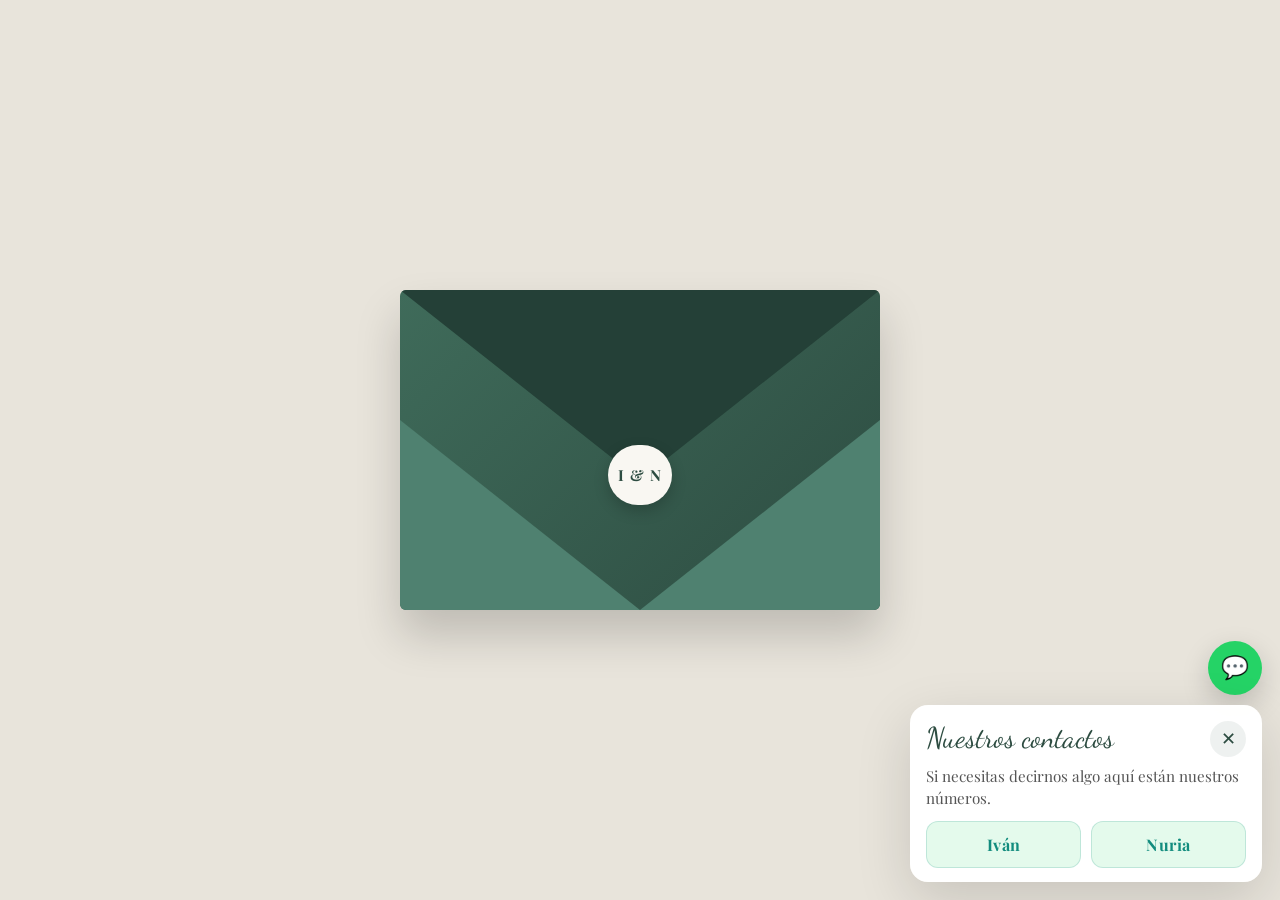
<file: index.html>
<!DOCTYPE html>
<html lang="es">

<head>
    <meta charset="UTF-8">
    <meta name="viewport" content="width=device-width, initial-scale=1.0">
    <title>Boda de Iván & Nuria</title>
    <meta property="og:title" content="Boda de Iván & Nuria">
    <meta property="og:description" content="26 de Junio de 2027 💚 ¡Nos encantaría que nos acompañaras!">
    <meta property="og:image" content="https://isaanchezz.github.io/nuestra-boda/f6.jpeg">
    <meta property="og:url" content="https://isaanchezz.github.io/nuestra-boda/">
    <meta property="og:type" content="website">
    <meta property="og:site_name" content="Boda Iván & Nuria">
    <meta name="twitter:card" content="summary_large_image">

    <link rel="icon" href="/favicon.ico" sizes="any">
    <link rel="icon" type="image/png" sizes="32x32" href="/favicon-32x32.png">
    <link rel="apple-touch-icon" sizes="180x180" href="/favicon-192x192.png">
    <link
        href="https://fonts.googleapis.com/css2?family=Dancing+Script:wght@600&family=Playfair+Display:wght@400;700&display=swap"
        rel="stylesheet">
    <link href="https://unpkg.com/aos@2.3.1/dist/aos.css" rel="stylesheet">
    <link rel='stylesheet' href='index.css'>
</head>

<body>

    <div class="scroll-progress-wrapper">
        <div id="scroll-progress-bar" class="scroll-progress-bar"></div>
    </div>

    <audio id="wedding-song" src="abcdefu.mp3" preload="auto" loop></audio>
    <audio id="envelope-sound" src="sonidosobre.mp3" preload="auto"></audio>
    <button id="music-toggle" aria-label="Silenciar música" title="Silenciar música">🔊</button>

    <div id="whatsapp-float" class="whatsapp-float open">
        <button id="wa-toggle" class="whatsapp-btn" type="button" aria-label="Cerrar contactos de WhatsApp"
            title="Cerrar">💬</button>
        <div id="wa-panel" class="whatsapp-panel" role="dialog" aria-label="Nuestros contactos" aria-hidden="false">
            <div class="wa-header">
                <div class="wa-title">Nuestros contactos</div>
                <button id="wa-close" class="wa-close" type="button" aria-label="Cerrar">✕</button>
            </div>
            <p class="wa-desc">Si necesitas decirnos algo aquí están nuestros números.</p>
            <div class="wa-actions">
                <a href="https://wa.me/34608008978" target="_blank" rel="noopener noreferrer" class="wa-link">Iván</a>
                <a href="https://wa.me/34691883708" target="_blank" rel="noopener noreferrer" class="wa-link">Nuria</a>
            </div>
        </div>
    </div>

    <div id="lightbox" class="lightbox" aria-hidden="true">
        <div class="lightbox-content" role="dialog" aria-label="Imagen ampliada">
            <button type="button" class="lightbox-close" aria-label="Cerrar">✕</button>
            <button type="button" class="lightbox-nav lightbox-prev" aria-label="Anterior">‹</button>
            <button type="button" class="lightbox-nav lightbox-next" aria-label="Siguiente">›</button>
            <img class="lightbox-img" alt="Imagen ampliada">
        </div>
    </div>

    <!-- Botón fijo Confirmar asistencia (solo móvil) -->
    <button type="button" id="floating-confirm-btn">
        Confirmar asistencia
    </button>

    <div class="envelope-wrapper" id="wrapper">
        <div class="envelope" id="envelope" onclick="openEnvelope()">
            <div class="envelope-flap"></div>
            <div class="envelope-front"></div>
            <div class="envelope-seal" id="envelope-seal">I & N</div>
            <div class="card-invitation">
                <h2 id="card-invitation-title">¡Nos Casamos!</h2>
                <div class="names">Iván & Nuria</div>
                <p class="date">26 . 06 . 2027</p>
            </div>
        </div>
    </div>

    <div id="main-content">

        <nav class="landing-nav" aria-label="Navegación principal">
            <button class="nav-toggle" type="button" aria-label="Abrir menú">☰</button>
            <ul class="nav-list">
                <li><a href="#hero" data-scroll>Inicio</a></li>
                <li><a href="#historia" data-scroll>Historia</a></li>
                <li><a href="#el-dia" data-scroll>El día</a></li>
                <li><a href="#donde" data-scroll>Dónde</a></li>
                <li><a href="confirmar.html" class="nav-link">Confirmar</a></li>
                <li><a href="#playlist" data-scroll>Playlist</a></li>
                <li><a href="#galeria" data-scroll>Galería</a></li>
                <li><a href="#regalo" data-scroll>Regalo</a></li>
                <li><a href="#plano-mesas-section" data-scroll>Mesas</a></li>
            </ul>
        </nav>

        <header id="hero" class="section-window hero-section" data-aos="fade-down">
            <h1>Iván & Nuria</h1>
            <p class="gran-dia">26 DE JUNIO DE 2027</p>
            <div class="countdown-wrapper">
                <div class="countdown-box">
                    <span id="days" class="countdown-number">0</span>
                    <span class="countdown-label">DÍAS</span>
                </div>
                <div class="countdown-box">
                    <span id="hours" class="countdown-number">0</span>
                    <span class="countdown-label">HORAS</span>
                </div>
                <div class="countdown-box">
                    <span id="mins" class="countdown-number">0</span>
                    <span class="countdown-label">MINUTOS</span>
                </div>
                <div class="countdown-box">
                    <span id="secs" class="countdown-number">0</span>
                    <span class="countdown-label">SEGUNDOS</span>
                </div>
            </div>
            <button type="button" class="btn-premium calendar-btn" onclick="smartCalendar()">
                📅 Añadir al calendario
            </button>
        </header>

        <div id="historia" class="section section-window story-section">
            <h2 class="story-title">
                Nuestra Historia 💚
            </h2>

            <div class="story-timeline">

                <div class="story-item reveal-left">
                    <div class="story-content">
                        <span class="story-year">El comienzo</span>
                        <h3>Cuando todo empezó</h3>
                        <p>
                            Sin saberlo, aquel día marcó el inicio de algo que cambiaría nuestras vidas.
                            Una conversación, una sonrisa y esa sensación de que algo especial estaba naciendo.
                        </p>
                    </div>
                </div>

                <div class="story-item reveal-right">
                    <div class="story-content">
                        <span class="story-year">Momentos inolvidables</span>
                        <h3>Risas y aventuras</h3>
                        <p>
                            Viajes improvisados, planes que salieron mejor de lo esperado
                            y el apoyo incondicional en cada paso.
                        </p>
                    </div>
                </div>

                <div class="story-item reveal-left">
                    <div class="story-content">
                        <span class="story-year">La gran pregunta 💍</span>
                        <h3>Un “sí” para toda la vida</h3>
                        <p>
                            En el momento perfecto, en el lugar perfecto, llegó la pregunta
                            que lo cambiaría todo… y la respuesta fue un “sí” lleno de emoción.
                        </p>
                    </div>
                </div>

                <div class="story-item reveal-right">
                    <div class="story-content">
                        <span class="story-year">26 de Junio de 2027</span>
                        <h3>El siguiente capítulo</h3>
                        <p>
                            Ahora queremos celebrar con vosotros el inicio de nuestra nueva etapa.
                            Gracias por formar parte de nuestra historia.
                        </p>
                    </div>
                </div>

            </div>
        </div>

        <div id="galeria" class="section section-window" data-aos="fade-up">
            <h2 style="font-family: 'Dancing Script'; font-size: 2.8rem; color: var(--color-eucalipto);">📸 Galería</h2>
            <p>Una mini galería con algunas fotos bonitas.</p>

            <div class="gallery-grid">
                <button type="button" class="gallery-thumb" data-full="f1.jpeg" aria-label="Abrir foto 1">
                    <img src="f1.jpeg" alt="Foto 1" loading="lazy">
                </button>
                <button type="button" class="gallery-thumb" data-full="f2.jpeg" aria-label="Abrir foto 2">
                    <img src="f2.jpeg" alt="Foto 2" loading="lazy">
                </button>
                <button type="button" class="gallery-thumb" data-full="f3.jpeg" aria-label="Abrir foto 3">
                    <img src="f3.jpeg" alt="Foto 3" loading="lazy">
                </button>
                <button type="button" class="gallery-thumb" data-full="f4.jpeg" aria-label="Abrir foto 4">
                    <img src="f4.jpeg" alt="Foto 4" loading="lazy">
                </button>
                <button type="button" class="gallery-thumb" data-full="f5.jpeg" aria-label="Abrir foto 5">
                    <img src="f5.jpeg" alt="Foto 5" loading="lazy">
                </button>
                <button type="button" class="gallery-thumb" data-full="f6.jpeg" aria-label="Abrir foto 6">
                    <img src="f6.jpeg" alt="Foto 6" loading="lazy">
                </button>
            </div>
        </div>

        <div id="el-dia" class="section section-window" data-aos="fade-up">
            <h2 style="font-family: 'Dancing Script'; font-size: 2.5rem; color: var(--color-eucalipto);">
                📷 Álbum compartido
            </h2>
            <p>Después de la boda podrás subir aquí tus fotos favoritas para que todos podamos verlas.</p>
            <a href="album.html" class="btn-premium" style="margin-top: 18px;">
                Abrir álbum de fotos
            </a>
        </div>

        <div id="donde" class="section section-window" data-aos="fade-up">
            <h2 style="font-family: 'Dancing Script'; font-size: 3rem; color: var(--color-eucalipto);">Timeline del día
            </h2>
            <div class="timeline">
                <div class="timeline-item">
                    <span>⛪</span>
                    <span class="time">13:00H</span>
                    <span class="event">Ceremonia</span>
                </div>
                <div class="timeline-item">
                    <span>🥂</span>
                    <span class="time">14:30H</span>
                    <span class="event">Cóctel</span>
                </div>
                <div class="timeline-item">
                    <span>🍽️</span>
                    <span class="time">16:00H</span>
                    <span class="event">Banquete</span>
                </div>
                <div class="timeline-item">
                    <span>💃</span>
                    <span class="time">20:00H</span>
                    <span class="event">Fiesta y Baile</span>
                </div>
            </div>
        </div>

        <div id="playlist" class="section section-window" data-aos="fade-up">
            <h2 style="font-family: 'Dancing Script'; font-size: 3rem; color: var(--color-eucalipto);">¿Dónde nos vemos?
            </h2>
            <div style="display: flex; flex-wrap: wrap; gap: 30px; justify-content: center; margin-top: 40px;">
                <div class="card-map">
                    <h3 style="font-family: 'Dancing Script'; font-size: 2rem;">⛪Ceremonia</h3>
                    <p>Ermita de Nuestra Señora de los Remedios</p>
                    <iframe
                        src="https://www.google.com/maps/embed?pb=!1m18!1m12!1m3!1d3043.2335021405365!2d-4.58928219250982!3d40.292774073459505!2m3!1f0!2f0!3f0!3m2!1i1024!2i768!4f13.1!3m3!1m2!1s0xd40467159f1a18f%3A0x6208116ea7ee3e51!2sErmita%20Nuestra%20Se%C3%B1ora%20de%20los%20Remedios!5e0!3m2!1ses!2ses!4v1772467146818!5m2!1ses!2ses"
                        loading="lazy" referrerpolicy="no-referrer-when-downgrade"></iframe>
                    <a href="https://maps.app.goo.gl/yg7W6ejZNtKeHVqU8" target="_blank" class="btn-premium">MAPS</a>
                </div>
                <div class="card-map">
                    <h3 style="font-family: 'Dancing Script'; font-size: 2rem;">🍴Banquete</h3>
                    <p>Finca La Cabaña</p>
                    <iframe
                        src="https://www.google.com/maps/embed?pb=!1m18!1m12!1m3!1d3042.4688290406557!2d-4.659024623479326!3d40.30975146214264!2m3!1f0!2f0!3f0!3m2!1i1024!2i768!4f13.1!3m3!1m2!1s0xd4043ee35250981%3A0x1d3a0b92e9446449!2sComplejo%20Tur%C3%ADstico%20La%20Caba%C3%B1a!5e0!3m2!1ses!2ses!4v1772464832762!5m2!1ses!2ses"
                        loading="lazy" referrerpolicy="no-referrer-when-downgrade"></iframe>
                    <a href="https://maps.app.goo.gl/oi8AyMj2UqSt2MgW7" target="_blank" class="btn-premium">MAPS</a>
                </div>
            </div>
        </div>

        <div class="section" data-aos="fade-up">
            <h2 style="font-family: 'Dancing Script'; font-size: 2.5rem; color: var(--color-eucalipto);">
                🎧 Playlist de la Boda
            </h2>
            <p>¡Añade la canción que te hará darlo todo en la pista! 💃🔥</p>

            <div id="spotify-wrapper"
                style="background:white; padding:40px; border-radius:20px; box-shadow:0 15px 50px rgba(0,0,0,0.05); max-width:700px; margin:30px auto 0;">
                <iframe data-testid="embed-iframe" style="border-radius:12px"
                    src="https://open.spotify.com/embed/playlist/1VR8LlNxhrrr3WjflKEWsp?utm_source=generator&theme=0"
                    width="100%" height="352" frameBorder="0" allowfullscreen=""
                    allow="autoplay; clipboard-write; encrypted-media; fullscreen; picture-in-picture"
                    loading="lazy"></iframe>

                <a href="https://open.spotify.com/playlist/1VR8LlNxhrrr3WjflKEWsp" target="_blank" class="btn-premium"
                    style="margin-top: 22px;">
                    🎶 Abrir en Spotify
                </a>

                <p style="margin: 18px 0 0; color: #555; line-height: 1.55;">
                    Solo canciones para la fiesta 🔥<br>
                    Nada de baladas tristes 😅, Que siempre aparece el típico que mete 12 canciones de llorar 🤣
                </p>
            </div>
        </div>

        <div id="confirmar-cta" class="section section-window" data-aos="zoom-in"
            style="background: rgba(249, 247, 242, 0.96); padding: 32px 24px; border-radius: 24px; box-shadow: 0 12px 40px rgba(0,0,0,0.05); max-width: 560px;">
            <h2 style="font-family: 'Dancing Script'; font-size: 3rem; color: var(--color-dorado);">📝 Confirmar
                Asistencia</h2>
            <p>Hemos preparado una pequeña página para que puedas confirmar tu asistencia con calma.</p>
            <a href="confirmar.html" id="landing-confirm-btn" class="btn-primary" style="padding: 10px 22px; font-size: 0.95rem;">
                Confirmar asistencia
            </a>
        </div>

        <div id="regalo" class="section section-window" data-aos="fade-up">
            <h2 style="font-family: 'Dancing Script'; font-size: 2.5rem; color: var(--color-eucalipto);">🎁 Regalo</h2>
            <p>Vuestra presencia es lo más importante. Pero si queréis tener un detalle con nosotros:</p>
            <div class="gift-iban-box">
                <span id="gift-iban" class="gift-iban-code">
                    ES00 0000 0000 0000 0000 0000
                </span>
                <button type="button" class="gift-iban-copy-btn" id="gift-iban-copy-btn">
                    📋 Copiar
                </button>
                <span class="gift-iban-msg" id="gift-iban-msg">Copiado ✔</span>
            </div>
        </div>

        <div id="plano-mesas-section" class="section section-window" data-aos="fade-up">
            <h2 style="font-family: 'Dancing Script'; font-size: 2.5rem; color: var(--color-eucalipto);">
                🪑 Plano de Mesas
            </h2>
            <p>Hemos preparado un plano interactivo para que puedas consultar tu mesa por nombre.</p>
            <a id="mesas-link" class="btn-premium btn-disabled" style="margin-top: 12px;">
                No disponible hasta el día de la boda
            </a>
        </div>
    </div>

    <script src="https://unpkg.com/aos@2.3.1/dist/aos.js"></script>
    <script src='index.js'></script>
</body>

</html>
</file>
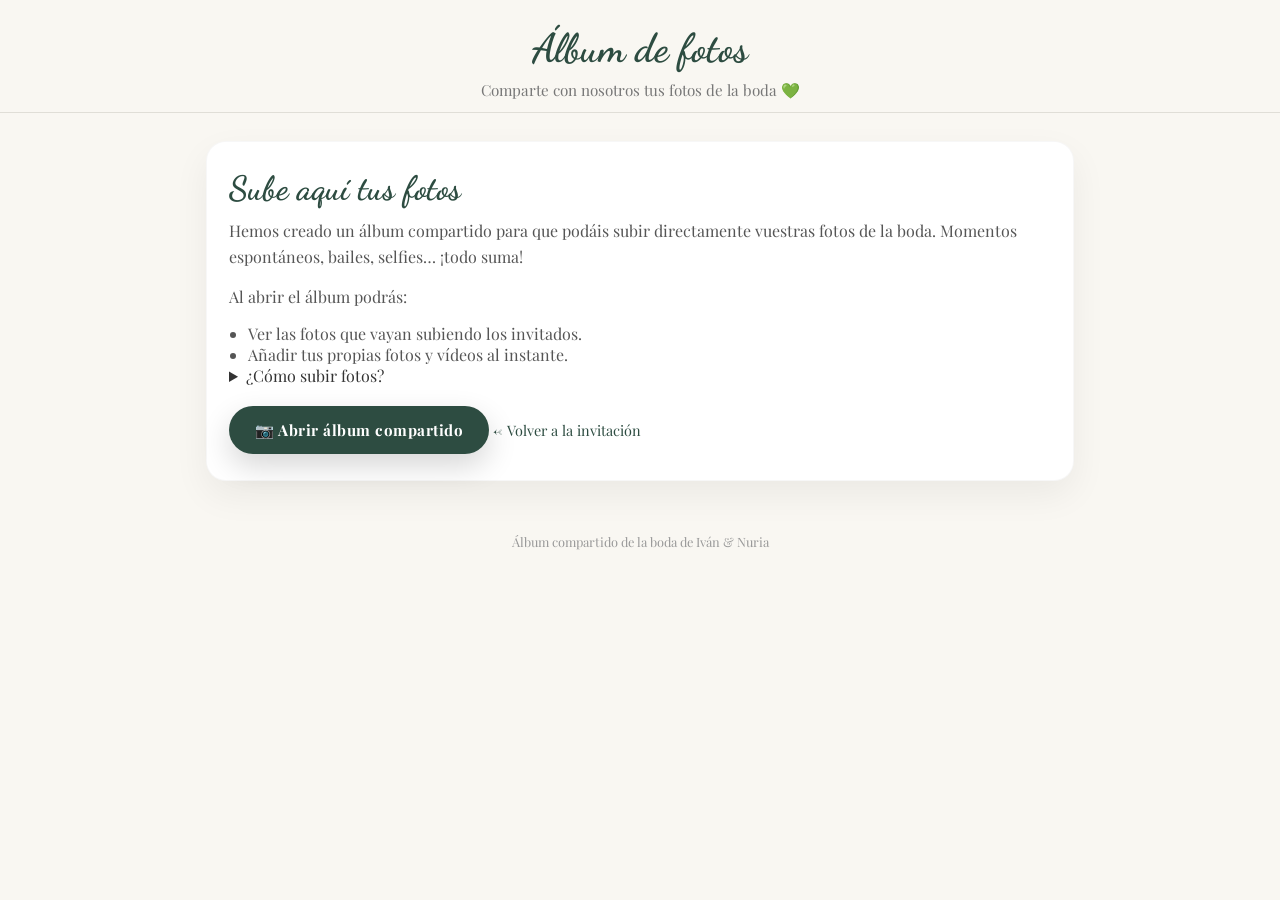
<file: album.html>
<!DOCTYPE html>
<html lang="es">

<head>
    <meta charset="UTF-8">
    <meta name="viewport" content="width=device-width, initial-scale=1.0">
    <title>Álbum de fotos - Boda Iván & Nuria</title>
    <link
        href="https://fonts.googleapis.com/css2?family=Dancing+Script:wght@600&family=Playfair+Display:wght@400;700&display=swap"
        rel="stylesheet">
    <link rel="stylesheet" href="album.css">
</head>

<body>
    <header>
        <h1>Álbum de fotos</h1>
        <p>Comparte con nosotros tus fotos de la boda 💚</p>
    </header>

    <main>
        <section class="card" aria-label="Álbum compartido de fotos">
            <h2>Sube aquí tus fotos</h2>
            <p>
                Hemos creado un álbum compartido para que podáis subir directamente vuestras fotos
                de la boda. Momentos espontáneos, bailes, selfies… ¡todo suma!
            </p>
            <p>
                Al abrir el álbum podrás:
            </p>
            <ul>
                <li>Ver las fotos que vayan subiendo los invitados.</li>
                <li>Añadir tus propias fotos y vídeos al instante.</li>
            </ul>

            <details>
                <summary>¿Cómo subir fotos?</summary>
                <p>1. Tener Google Fotos</p>
                <p>2. Pulsa "Añadir fotos"</p>
                <p>3. Selecciona desde tu galería</p>
                <p>4. Confirma y listo 💚</p>
            </details>

            <!-- SUSTITUYE ESTE ENLACE POR EL DE TU ÁLBUM COMPARTIDO (por ejemplo Google Fotos) -->
            <a href="https://photos.app.goo.gl/7YadLHwrnHtN8Smg9" target="_blank" rel="noopener noreferrer"
                class="btn-main" id="album-loading-button">
                <span class="button-text">📷 Abrir álbum compartido</span>
                <span class="loading-text" aria-hidden="true">
                    <div class="loading-content">
                        <span class="spinner"></span>
                        Cargando los mejores momentos...
                    </div>
                </span>
            </a>

            <a href="#" id="back-to-invite" class="back-link">
                ← Volver a la invitación
            </a>
        </section>
    </main>

    <footer>
        Álbum compartido de la boda de Iván &amp; Nuria
    </footer>
    <script src="album.js"></script>
</body>

</html>
</file>
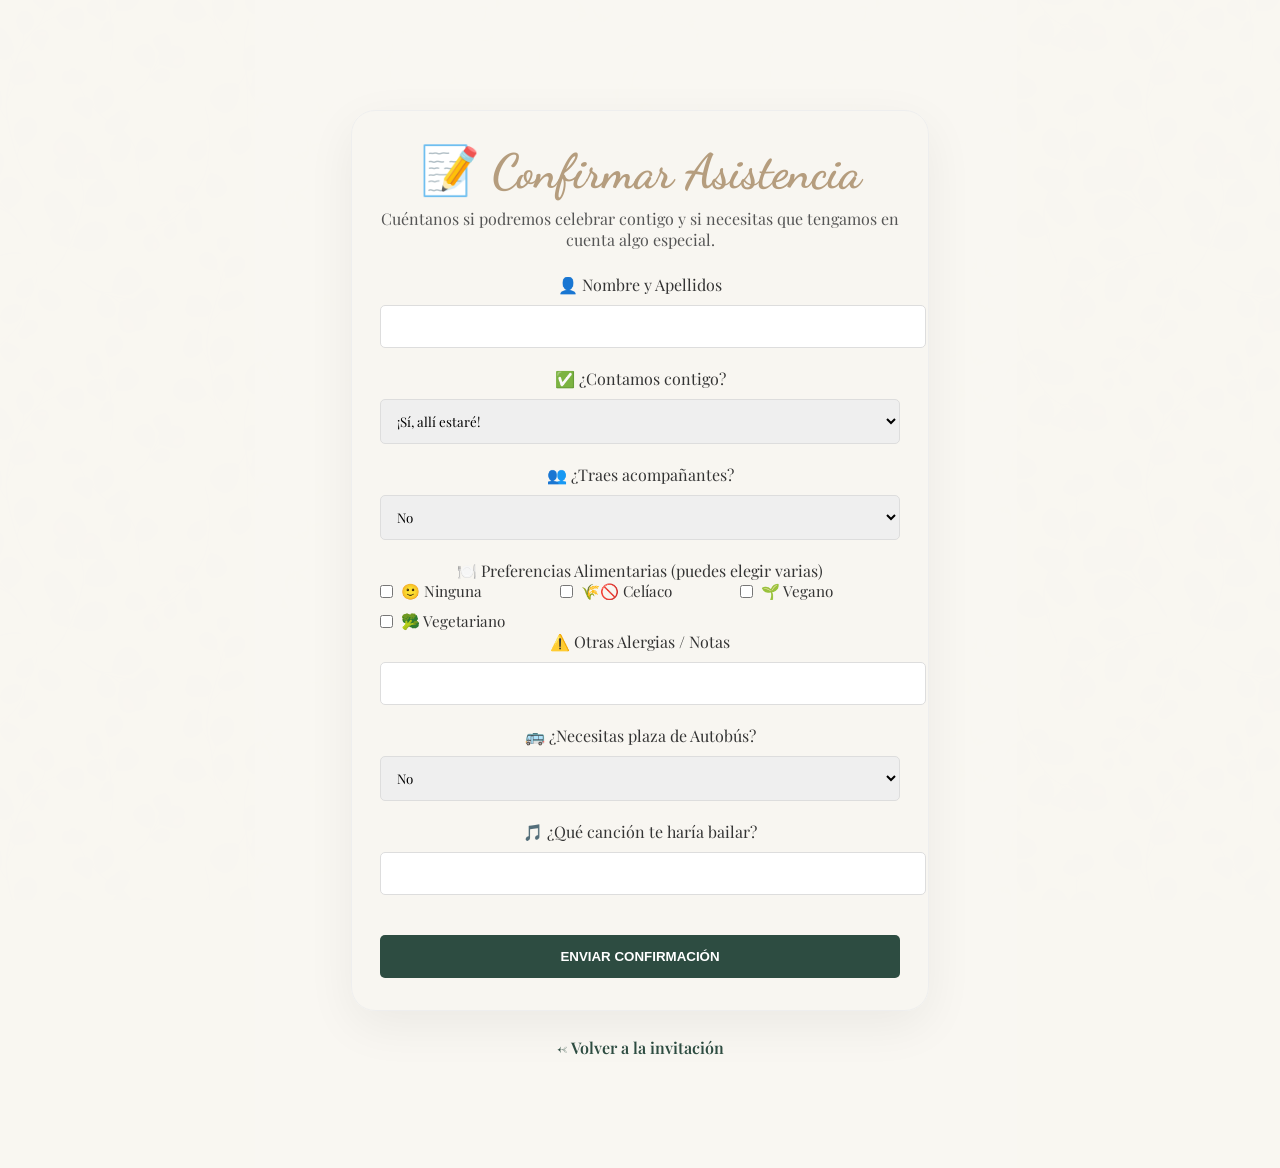
<file: confirmar.html>
<!DOCTYPE html>
<html lang="es">

<head>
    <meta charset="UTF-8">
    <meta name="viewport" content="width=device-width, initial-scale=1.0">
    <title>Confirmar asistencia - Boda Iván & Nuria</title>
    <link
        href="https://fonts.googleapis.com/css2?family=Dancing+Script:wght@600&family=Playfair+Display:wght@400;700&display=swap"
        rel="stylesheet">
    <link rel="icon" href="/favicon.ico" sizes="any">
    <link rel="icon" type="image/png" sizes="32x32" href="/favicon-32x32.png">
    <link rel="apple-touch-icon" sizes="180x180" href="/favicon-192x192.png">
    <link rel="stylesheet" href="index.css">
    <link rel="stylesheet" href="confirmar.css">
</head>

<body>
    <div class="scroll-progress-wrapper">
        <div id="scroll-progress-bar" class="scroll-progress-bar"></div>
    </div>

    <main class="section-window section-confirm-page">
        <section id="confirmar-asistencia" class="form-container">
            <h1 id="confirm-title" style="font-family: 'Dancing Script'; font-size: 3rem; color: var(--color-dorado);">
                📝 Confirmar Asistencia
            </h1>
            <p class="confirm-subtitle">
                Cuéntanos si podremos celebrar contigo y si necesitas que tengamos en cuenta algo especial.
            </p>

            <form id="wedding-form">
                <div class="form-group">
                    <label>👤 Nombre y Apellidos</label>
                    <input type="text" id="guest-input" name="Nombre" required>
                </div>
                <div class="form-group">
                    <label>✅ ¿Contamos contigo?</label>
                    <select name="Asistencia" required>
                        <option value="Sí">¡Sí, allí estaré!</option>
                        <option value="No">Lo siento, no podré ir</option>
                    </select>
                </div>
                <div class="form-group">
                    <label>👥 ¿Traes acompañantes?</label>
                    <select id="has-partner" name="Acompañante_SiNo" onchange="togglePartner()">
                        <option value="No">No</option>
                        <option value="Sí">Sí</option>
                    </select>
                </div>
                <div id="partner-details"
                    style="display:none; background: #fdfaf5; padding: 20px; border-radius: 10px; margin-bottom: 20px;">
                    <div class="form-group">
                        <label>👥 ¿Cuántos acompañantes?</label>
                        <input type="number" name="Num_Acompañantes" value="1" min="1">
                    </div>
                    <div class="form-group">
                        <label>📝 Nombres de acompañantes</label>
                        <input type="text" name="Nombres_Acompañantes">
                    </div>
                </div>

                <div class="form-group">
                    <label>🍽️ Preferencias Alimentarias (puedes elegir varias)</label>
                    <div class="checkbox-group">
                        <div class="checkbox-item"><input type="checkbox" name="Preferencia" value="Ninguna"><span>🙂
                                Ninguna</span></div>
                        <div class="checkbox-item"><input type="checkbox" name="Preferencia" value="Celíaco"><span>🌾🚫
                                Celíaco</span></div>
                        <div class="checkbox-item"><input type="checkbox" name="Preferencia" value="Vegano"><span>🌱
                                Vegano</span></div>
                        <div class="checkbox-item"><input type="checkbox" name="Preferencia"
                                value="Vegetariano"><span>🥦 Vegetariano</span></div>
                    </div>
                </div>

                <div class="form-group">
                    <label>⚠️ Otras Alergias / Notas</label>
                    <input type="text" name="Alergias">
                </div>
                <div class="form-group">
                    <label>🚌 ¿Necesitas plaza de Autobús?</label>
                    <select id="bus-select" name="Autobus" onchange="toggleBusDetails()">
                        <option value="No">No</option>
                        <option value="Sí">Sí</option>
                    </select>
                </div>
                <div id="bus-details"
                    style="display:none; background:#fdfaf5; padding:20px; border-radius:10px; margin-bottom:20px;">
                    <p style="margin-top:0; font-weight:bold;">🚌 Más detalle del autobús</p>
                    <ul style="text-align:left; padding-left: 1.2rem; margin: 10px 0 0; list-style: none;">
                        <li>📍Salida de Navahondilla 12:00</li>
                        <li>🚌 Salida hacia el banquete desde parada Pequeño Luchador 14:00</li>
                        <li>🏡Primer bus de vuelta 22:00</li>
                        <li>🏡Segundo bus de vuelta 1:00</li>
                    </ul>
                </div>
                <div class="form-group">
                    <label>🎵 ¿Qué canción te haría bailar?</label>
                    <input type="text" name="Cancion">
                </div>
                <button type="submit" id="submit-btn" class="btn-premium" style="width:100%">ENVIAR
                    CONFIRMACIÓN</button>
            </form>

            <div id="success-msg" style="display:none; padding:30px;">
                <h3 style="font-family:'Dancing Script'; font-size: 2.5rem; color: var(--color-dorado);">¡Muchas
                    Gracias! ✨</h3>
                <p>Tu respuesta se ha guardado.</p>
            </div>
        </section>

        <a href="index.html" class="back-link">
            ← Volver a la invitación
        </a>
    </main>

    <script src="confirmar.js"></script>
</body>

</html>
</file>
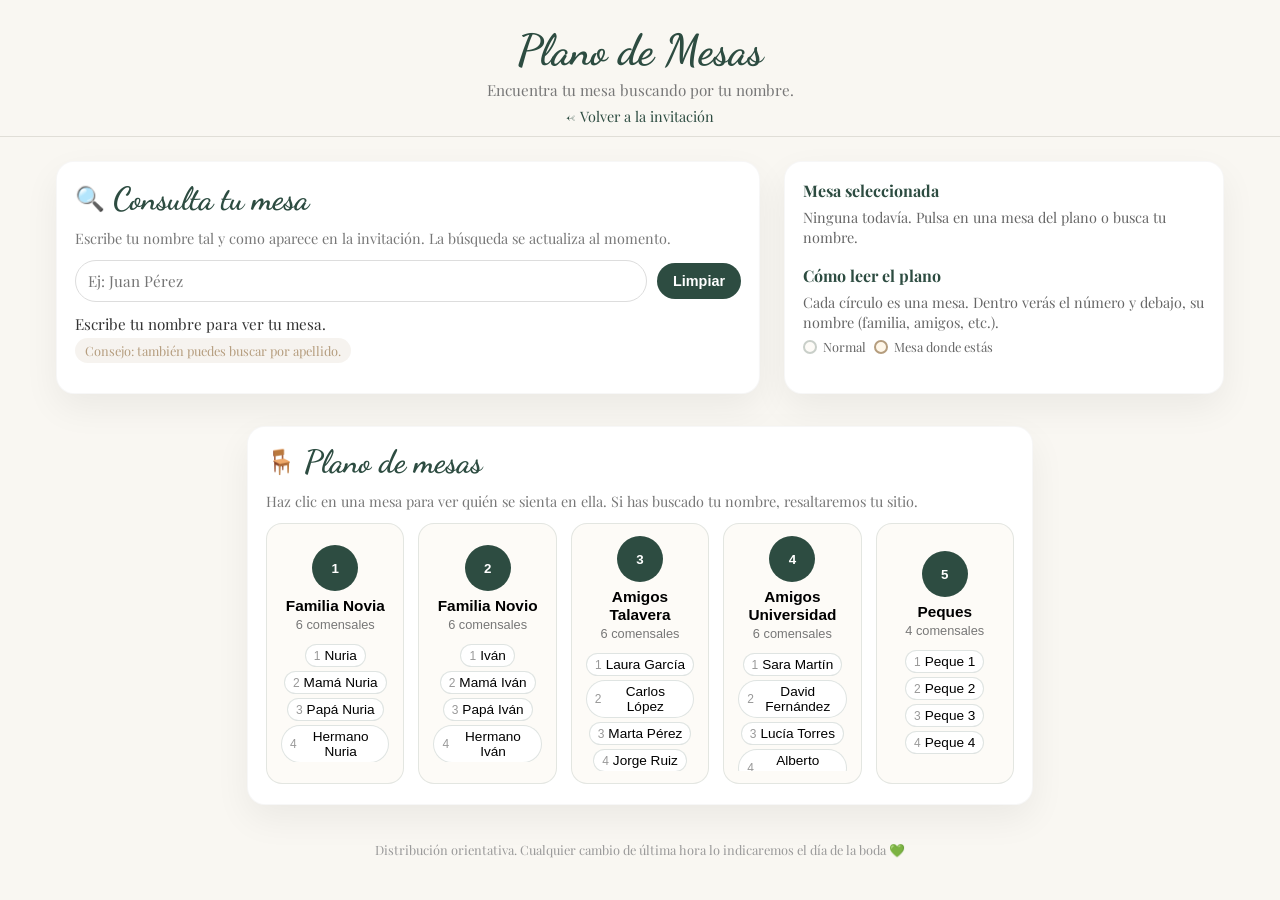
<file: mesas.html>
<!DOCTYPE html>
<html lang="es">

<head>
    <meta charset="UTF-8">
    <meta name="viewport" content="width=device-width, initial-scale=1.0">
    <title>Plano de Mesas - Boda Iván & Nuria</title>
    <link
        href="https://fonts.googleapis.com/css2?family=Dancing+Script:wght@600&family=Playfair+Display:wght@400;700&display=swap"
        rel="stylesheet">
    <link rel="stylesheet" href="mesas.css">
</head>

<body>
    <header>
        <h1>Plano de Mesas</h1>
        <p>Encuentra tu mesa buscando por tu nombre.</p>
        <a href="#" id="back-to-invite" class="back-link">
            ← Volver a la invitación
        </a>
    </header>

    <main class="main-layout">
        <section class="card" aria-label="Buscador de mesa por nombre">
            <h2><span class="icon">🔍</span> Consulta tu mesa</h2>
            <p class="hint">Escribe tu nombre tal y como aparece en la invitación. La búsqueda se actualiza al momento.
            </p>

            <div class="search-group">
                <input type="text" id="guest-search" placeholder="Ej: Juan Pérez">
                <button type="button" id="clear-search">Limpiar</button>
            </div>

            <div class="search-result" id="search-result">
                Escribe tu nombre para ver tu mesa.
            </div>

            <div class="tag-pill">
                Consejo: también puedes buscar por apellido.
            </div>
        </section>

        <aside class="card" aria-label="Detalle de mesa seleccionada">
            <div class="side-panel-section">
                <h3>Mesa seleccionada</h3>
                <p id="selected-table">Ninguna todavía. Pulsa en una mesa del plano o busca tu nombre.</p>
            </div>

            <div class="side-panel-section">
                <h3>Cómo leer el plano</h3>
                <p>Cada círculo es una mesa. Dentro verás el número y debajo, su nombre (familia, amigos, etc.).</p>
                <div class="legend">
                    <div class="legend-item">
                        <span class="legend-dot"></span> Normal
                    </div>
                    <div class="legend-item">
                        <span class="legend-dot active"></span> Mesa donde estás
                    </div>
                </div>
            </div>
        </aside>
    </main>

    <section class="card" style="max-width: 1200px; margin: 0 auto 26px; padding-top: 16px;">
        <h2><span class="icon">🪑</span> Plano de mesas</h2>
        <p class="hint">Haz clic en una mesa para ver quién se sienta en ella. Si has buscado tu nombre, resaltaremos tu
            sitio.</p>

        <div class="tables-map" id="tables-map" aria-label="Plano interactivo de mesas">
            <!-- Se rellena por JavaScript -->
        </div>
    </section>

    <footer>
        Distribución orientativa. Cualquier cambio de última hora lo indicaremos el día de la boda 💚
    </footer>
    <script src="mesas.js"></script>
</body>

</html>
</file>
<file: index.css>
:root {
            --color-eucalipto: #2d4c41;
            /* Verde oscuro de la foto */
            --color-crema: #f9f7f2;
            --color-dorado: #b59d7e;
            /* Dorado principal unificado */
            --color-texto: #333333;
            --color-acento: #86a397;
            /* Verde clarito para detalles */
        }

        body {
            margin: 0;
            font-family: 'Playfair Display', serif;
            background-color: var(--color-crema);
            overflow-x: hidden;
            color: var(--color-texto);
            text-align: center;
            scroll-behavior: smooth;
            min-height: 100vh;
            position: relative;
            z-index: 0;
            animation: fadeIn 0.6s ease;
        }

        /* Modo noche automático (ligero) */
        body.night-mode {
            background-color: #202825;
            color: #f2f2f2;
        }

        body.night-mode .section,
        body.night-mode .card-map,
        body.night-mode .form-container,
        body.night-mode .gallery-thumb,
        body.night-mode .whatsapp-panel {
            background-color: #28332f;
            color: #f2f2f2;
        }

        body.night-mode header h1,
        body.night-mode .story-title,
        body.night-mode h2,
        body.night-mode h3 {
            color: var(--color-dorado);
        }

        body.night-mode .card-invitation {
            background-color: #28332f;
            color: #f2f2f2;
        }

        body.night-mode .card-invitation .date {
            color: var(--color-dorado);
        }

        /* Textos verdes → dorado en modo noche */
        body.night-mode .countdown-number,
        body.night-mode .timeline-item i,
        body.night-mode .gift-iban-code,
        body.night-mode .gift-iban-msg,
        body.night-mode .back-link {
            color: var(--color-dorado);
        }

        body.night-mode .story-content p,
        body.night-mode .form-container p {
            color: #ccc;
        }

        body.night-mode .countdown-box {
            background-color: #28332f;
        }

        body.night-mode .story-content {
            background-color: #28332f;
        }

        /* H2 con color inline verde → dorado en noche (necesita !important) */
        body.night-mode h2 {
            color: var(--color-dorado) !important;
        }

        body.night-mode h3 {
            color: var(--color-dorado) !important;
        }

        /* Panel WhatsApp en modo noche */
        body.night-mode .wa-title {
            color: var(--color-dorado);
        }

        body.night-mode .wa-desc {
            color: #f2f2f2;
        }

        body.night-mode .whatsapp-panel {
            background: rgba(40, 51, 47, 0.98);
        }

        /* Formulario confirmar asistencia: fondo oscuro */
        body.night-mode #confirmar-asistencia {
            background: #28332f !important;
            box-shadow: 0 15px 50px rgba(0, 0, 0, 0.25) !important;
        }

        /* Contenedor Spotify: fondo oscuro */
        body.night-mode #spotify-wrapper {
            background: #28332f !important;
            box-shadow: 0 15px 50px rgba(0, 0, 0, 0.25) !important;
        }

        body.night-mode #spotify-wrapper p {
            color: #ccc !important;
        }

        @keyframes fadeIn {
            from {
                opacity: 0;
                transform: translateY(10px);
            }

            to {
                opacity: 1;
                transform: translateY(0);
            }
        }

        /* Capa muy suave con la imagen de fondo */
        body::before {
            content: "";
            position: fixed;
            inset: 0;
            background-image: url('D15.jpg');
            background-repeat: repeat;
            background-size: 380px 380px;
            opacity: 0.08;
            /* Ajusta entre 0.03 y 0.15 según quieras */
            z-index: -1;
            pointer-events: none;
        }

        /* --- SOBRE REALISTA --- */
        .envelope-wrapper {
            height: 100vh;
            display: flex;
            justify-content: center;
            align-items: center;
            background: #e8e4db;
            perspective: 1500px;
            z-index: 1000;
            transition: opacity 1.2s ease 0.8s, filter 1.2s ease 0.8s;
        }

        .envelope-wrapper.hidden {
            opacity: 0;
            filter: blur(10px);
            pointer-events: none;
            visibility: hidden;
            position: fixed;
        }

        .envelope {
            position: relative;
            width: 480px;
            height: 320px;
            background: linear-gradient(135deg, #3f6b5a, var(--color-eucalipto));
            box-shadow: 0 25px 45px rgba(0, 0, 0, 0.18);
            border-radius: 6px;
            overflow: hidden;
            cursor: pointer;
        }

        /* caras del sobre (triángulos) */
        .envelope-front {
            position: absolute;
            inset: 0;
        }

        .envelope-front::before,
        .envelope-front::after {
            content: "";
            position: absolute;
            bottom: 0;
            border-bottom: 190px solid #4f8170;
        }

        .envelope-front::before {
            left: 0;
            border-right: 240px solid transparent;
        }

        .envelope-front::after {
            right: 0;
            border-left: 240px solid transparent;
        }

        .envelope-flap {
            position: absolute;
            top: 0;
            left: 0;
            width: 0;
            height: 0;
            border-top: 190px solid #244037;
            border-left: 240px solid transparent;
            border-right: 240px solid transparent;
            transform-origin: top;
            transition: transform 0.9s ease-in-out;
            z-index: 5;
        }

        .envelope-seal {
            position: absolute;
            top: 155px;
            left: 50%;
            transform: translateX(-50%);
            width: auto;
            min-width: 60px;
            height: 60px;
            border-radius: 999px;
            background: var(--color-crema);
            color: var(--color-eucalipto);
            display: flex;
            align-items: center;
            justify-content: center;
            font-weight: 700;
            letter-spacing: 1px;
            box-shadow: 0 6px 15px rgba(0, 0, 0, 0.2);
            z-index: 6;
            transition: opacity 0.5s ease, transform 0.5s ease;
            font-size: 0.95rem;
            padding: 0 10px;
            text-align: center;
            box-sizing: border-box;
            white-space: nowrap;
        }

        .card-invitation {
            position: absolute;
            left: 50%;
            top: 60%;
            transform: translate(-50%, 60%);
            width: 420px;
            background: #fff;
            border-radius: 8px;
            padding: 32px 40px;
            box-shadow: 0 20px 40px rgba(0, 0, 0, 0.18);
            box-sizing: border-box;
            opacity: 0;
            transition: transform 0.9s ease-in-out, opacity 0.9s ease-in-out;
            z-index: 2;
        }

        .card-invitation h2 {
            font-family: 'Dancing Script';
            color: var(--color-eucalipto);
            margin: 0;
            font-size: 2.6rem;
        }

        .card-invitation .names {
            font-size: 1.9rem;
            margin: 14px 0 6px;
            color: #555;
        }

        .card-invitation .date {
            color: var(--color-dorado);
            font-weight: bold;
            letter-spacing: 3px;
            font-size: 1.1rem;
        }

        /* estados al abrir */
        .envelope.open .envelope-flap {
            transform: rotateX(180deg);
        }

        .envelope.open .envelope-seal {
            opacity: 0;
            transform: translateX(-50%) scale(0.85);
        }

        .envelope.open .card-invitation {
            opacity: 1;
            transform: translate(-50%, -120%);
            animation: envelope-glow 1.1s ease-out;
        }

        /* carta ya en el centro de la pantalla */
        .card-centered {
            position: fixed !important;
            top: 50% !important;
            left: 50% !important;
            transform: translate(-50%, -50%) !important;
            z-index: 1500 !important;
            transition: transform 0.9s ease, opacity 0.9s ease;
        }

        @keyframes envelope-glow {
            0% {
                box-shadow: 0 20px 40px rgba(0, 0, 0, 0.18);
            }

            40% {
                box-shadow: 0 0 55px rgba(181, 157, 126, 0.7);
            }

            100% {
                box-shadow: 0 20px 40px rgba(0, 0, 0, 0.18);
            }
        }

        /* animación de la carta hacia el header */
        .card-to-header {
            transform: translate(-50%, -130%) scale(0.6) !important;
            opacity: 0;
        }

        /* --- CONTENIDO WEB --- */
        #main-content {
            display: none;
            opacity: 0;
            transition: opacity 2s ease;
            padding: 60px 15px;
        }

        h1 {
            font-family: 'Dancing Script';
            font-size: 5rem;
            color: var(--color-eucalipto);
            margin: 0;
        }

        .gran-dia {
            letter-spacing: 5px;
            color: var(--color-dorado);
            font-weight: bold;
            margin-bottom: 50px;
        }

        .section {
            margin: 100px auto;
            max-width: 900px;
        }

        /* --- CONTADOR --- */
        .countdown-wrapper {
            margin-top: 40px;
            display: flex;
            justify-content: center;
            gap: 20px;
            flex-wrap: wrap;
            position: relative;
        }

        .countdown-box {
            background: white;
            padding: 18px 22px;
            border-radius: 12px;
            box-shadow: 0 8px 25px rgba(0, 0, 0, 0.06);
            min-width: 90px;
        }

        .countdown-number {
            font-size: 2rem;
            font-weight: 700;
            color: var(--color-eucalipto);
            display: block;
        }

        .countdown-label {
            font-size: 0.8rem;
            letter-spacing: 2px;
            text-transform: uppercase;
            color: var(--color-dorado);
        }

        /* Pequeña animación al llegar a 0 */
        .countdown-wrapper.celebrate .countdown-box {
            animation: countdown-pop 0.55s ease-in-out 0s 2;
        }

        .countdown-wrapper.celebrate::after {
            content: "🥂";
            position: absolute;
            left: 50%;
            top: -18px;
            transform: translate(-50%, 10px) scale(0.7);
            font-size: 2.2rem;
            opacity: 0;
            pointer-events: none;
            filter: drop-shadow(0 10px 18px rgba(0, 0, 0, 0.12));
            animation: cheers-float 1.2s ease-out forwards;
        }

        @keyframes countdown-pop {
            0% {
                transform: scale(1);
            }

            45% {
                transform: scale(1.06);
            }

            100% {
                transform: scale(1);
            }
        }

        @keyframes cheers-float {
            0% {
                opacity: 0;
                transform: translate(-50%, 10px) scale(0.7) rotate(-10deg);
            }

            20% {
                opacity: 1;
            }

            100% {
                opacity: 0;
                transform: translate(-50%, -46px) scale(1) rotate(10deg);
            }
        }

        /* === NUESTRA HISTORIA CON REVEAL === */
        .story-section {
            margin-top: 120px;
        }

        .story-title {
            font-family: 'Dancing Script';
            font-size: 3rem;
            color: var(--color-eucalipto);
            margin-bottom: 70px;
        }

        .story-timeline {
            position: relative;
            max-width: 1000px;
            margin: auto;
        }

        /* Línea central */
        .story-timeline::before {
            content: "";
            position: absolute;
            left: 50%;
            top: 0;
            width: 3px;
            height: 100%;
            background: var(--color-eucalipto);
            transform: translateX(-50%);
            opacity: 0.2;
        }

        .story-item {
            position: relative;
            width: 50%;
            padding: 20px 40px;
            box-sizing: border-box;
        }

        .story-item:nth-child(odd) {
            left: 0;
            text-align: right;
        }

        .story-item:nth-child(even) {
            left: 50%;
            text-align: left;
        }

        .story-content {
            background: white;
            padding: 30px;
            border-radius: 20px;
            box-shadow: 0 15px 40px rgba(0, 0, 0, 0.05);
            transition: transform 0.6s ease, opacity 0.6s ease;
        }

        .story-year {
            font-size: 0.8rem;
            letter-spacing: 2px;
            text-transform: uppercase;
            color: var(--color-dorado);
            font-weight: bold;
        }

        .story-content h3 {
            font-family: 'Dancing Script';
            font-size: 1.9rem;
            color: var(--color-eucalipto);
            margin: 10px 0;
        }

        .story-content p {
            color: #555;
            line-height: 1.6;
        }

        /* Reveal inicial oculto */
        .reveal-left,
        .reveal-right {
            opacity: 0;
            transform: translateY(60px);
        }

        .reveal-left {
            transform: translate(-26px, 60px);
        }

        .reveal-right {
            transform: translate(26px, 60px);
        }

        /* Activo al hacer scroll */
        .reveal-active {
            opacity: 1;
            transform: translate(0, 0);
        }

        /* Móvil */
        @media (max-width: 768px) {
            .story-timeline::before {
                left: 20px;
            }

            .story-item {
                width: 100%;
                padding-left: 60px;
                padding-right: 20px;
                margin-bottom: 40px;
                text-align: left !important;
                left: 0 !important;
            }

            .story-title {
                font-size: 2.6rem;
                margin-bottom: 40px;
            }
        }

        /* --- ESTILO PLANNING --- */
        .timeline {
            display: flex;
            justify-content: space-around;
            flex-wrap: wrap;
            margin: 50px 0;
            position: relative;
        }

        .timeline-item {
            flex: 1;
            min-width: 150px;
            padding: 20px;
            position: relative;
            display: flex;
            flex-direction: column;
            align-items: center;
            justify-content: center;
            min-height: 120px;
        }

        .timeline-item i {
            font-size: 2rem;
            color: var(--color-eucalipto);
            display: block;
            margin-bottom: 10px;
        }

        .time {
            font-weight: bold;
            color: var(--color-dorado);
            display: block;
            margin-bottom: 5px;
        }

        .event {
            font-family: 'Dancing Script', cursive;
            font-size: 1.5rem;
        }

        /* Tarjetas de Mapas */
        .card-map {
            background: white;
            padding: 30px;
            border-radius: 15px;
            box-shadow: 0 10px 30px rgba(0, 0, 0, 0.05);
            flex: 1;
            min-width: 320px;
            border-top: 5px solid var(--color-eucalipto);
            transition: transform 0.18s ease, box-shadow 0.18s ease;
        }

        .card-map:hover {
            transform: translateY(-3px);
            box-shadow: 0 14px 40px rgba(0, 0, 0, 0.08);
        }

        .card-map iframe {
            width: 100%;
            height: 260px;
            border: 0;
            border-radius: 10px;
        }

        .btn-premium {
            display: inline-block;
            padding: 14px 30px;
            background: var(--color-eucalipto);
            color: white;
            border-radius: 5px;
            text-decoration: none;
            font-weight: bold;
            transition: 0.3s;
            margin-top: 20px;
            border: none;
            cursor: pointer;
        }

        .btn-premium:hover {
            background: var(--color-acento);
            transform: translateY(-2px);
        }

        /* Botones y controles con micro-interacción */
        .btn-premium,
        .btn-primary,
        .gift-iban-copy-btn,
        #floating-confirm-btn {
            transition: background 0.2s ease, transform 0.12s ease, box-shadow 0.12s ease;
        }

        .btn-premium:active,
        .btn-primary:active,
        .gift-iban-copy-btn:active,
        #floating-confirm-btn:active {
            transform: translateY(1px) scale(0.98);
            box-shadow: 0 4px 10px rgba(0, 0, 0, 0.18);
        }

        .btn-premium.btn-disabled {
            background: #cccccc;
            cursor: default;
            opacity: 0.7;
            pointer-events: none;
        }

        /* Caja IBAN regalo */
        .gift-iban-box {
            background: white;
            border: 1px dashed var(--color-eucalipto);
            padding: 18px 20px;
            border-radius: 12px;
            display: inline-flex;
            align-items: center;
            gap: 12px;
            margin-top: 18px;
            box-shadow: 0 10px 30px rgba(0, 0, 0, 0.04);
        }

        .gift-iban-code {
            letter-spacing: 2px;
            font-weight: 700;
            color: var(--color-eucalipto);
            user-select: all;
            font-size: 0.98rem;
        }

        .gift-iban-copy-btn {
            padding: 8px 14px;
            border-radius: 999px;
            border: none;
            background: var(--color-eucalipto);
            color: #fff;
            font-size: 0.85rem;
            font-weight: 600;
            cursor: pointer;
            display: inline-flex;
            align-items: center;
            gap: 6px;
            box-shadow: 0 6px 18px rgba(0, 0, 0, 0.12);
            transition: background 0.2s ease, transform 0.15s ease;
        }

        .gift-iban-copy-btn:hover {
            background: var(--color-acento);
            transform: translateY(-1px);
        }

        .gift-iban-msg {
            font-size: 0.8rem;
            color: var(--color-acento);
            margin-left: 6px;
            opacity: 0;
            transition: opacity 0.2s ease;
        }

        /* Barra de progreso scroll */
        .scroll-progress-wrapper {
            position: fixed;
            top: 0;
            left: 0;
            right: 0;
            height: 3px;
            background: transparent;
            z-index: 3000;
            pointer-events: none;
        }

        .scroll-progress-bar {
            height: 100%;
            width: 0%;
            background: linear-gradient(90deg, var(--color-eucalipto), var(--color-dorado));
            box-shadow: 0 0 8px rgba(0, 0, 0, 0.25);
            transform-origin: left center;
            transition: width 0.12s ease-out;
        }

        /* Botón fijo Confirmar asistencia (base oculto, solo móvil) */
        #floating-confirm-btn {
            position: fixed;
            left: 12px;
            right: 12px;
            bottom: 12px;
            z-index: 2800;
            padding: 14px 20px;
            border-radius: 999px;
            border: none;
            background: var(--color-eucalipto);
            color: #fff;
            font-weight: 700;
            font-size: 0.95rem;
            letter-spacing: 1px;
            text-transform: uppercase;
            box-shadow: 0 12px 30px rgba(0, 0, 0, 0.22);
            cursor: pointer;
            display: none;
        }

        .calendar-btn {
            margin-top: 35px;
            font-size: 0.95rem;
            letter-spacing: 1px;
        }

        /* Galería */
        .gallery-grid {
            margin-top: 32px;
            display: grid;
            grid-template-columns: repeat(3, minmax(0, 1fr));
            gap: 16px;
        }

        .gallery-thumb {
            padding: 0;
            border: none;
            background: transparent;
            border-radius: 16px;
            overflow: hidden;
            cursor: pointer;
            box-shadow: 0 12px 35px rgba(0, 0, 0, 0.08);
            transform: translateZ(0);
            transition: transform 0.18s ease, box-shadow 0.18s ease;
        }

        .gallery-thumb:hover {
            transform: translateY(-2px);
            box-shadow: 0 16px 45px rgba(0, 0, 0, 0.12);
        }

        .gallery-thumb img {
            width: 100%;
            height: 210px;
            object-fit: cover;
            display: block;
            transition: transform 0.35s ease;
        }

        .gallery-thumb:hover img {
            transform: scale(1.04);
        }

        /* Lightbox */
        .lightbox {
            position: fixed;
            inset: 0;
            display: none;
            align-items: center;
            justify-content: center;
            padding: 18px;
            background: rgba(0, 0, 0, 0.65);
            backdrop-filter: blur(6px);
            z-index: 4000;
        }

        .lightbox.open {
            display: flex;
        }

        .lightbox-content {
            position: relative;
            width: min(980px, 100%);
        }

        .lightbox-img {
            width: 100%;
            max-height: 86vh;
            object-fit: contain;
            border-radius: 16px;
            background: rgba(255, 255, 255, 0.06);
            box-shadow: 0 25px 70px rgba(0, 0, 0, 0.35);
            display: block;
        }

        .lightbox-close {
            position: absolute;
            top: 12px;
            right: 12px;
            width: 42px;
            height: 42px;
            border-radius: 999px;
            border: none;
            cursor: pointer;
            background: rgba(255, 255, 255, 0.92);
            color: #222;
            font-size: 20px;
            line-height: 1;
            display: flex;
            align-items: center;
            justify-content: center;
            box-shadow: 0 10px 25px rgba(0, 0, 0, 0.18);
        }

        .lightbox-nav {
            position: absolute;
            top: 50%;
            transform: translateY(-50%);
            width: 46px;
            height: 46px;
            border-radius: 999px;
            border: none;
            cursor: pointer;
            background: rgba(255, 255, 255, 0.92);
            color: #222;
            font-size: 22px;
            line-height: 1;
            display: flex;
            align-items: center;
            justify-content: center;
            box-shadow: 0 10px 25px rgba(0, 0, 0, 0.18);
        }

        .lightbox-prev {
            left: 12px;
        }

        .lightbox-next {
            right: 12px;
        }

        /* Pétalos sutiles al hacer scroll */
        .petal-layer {
            position: fixed;
            inset: 0;
            pointer-events: none;
            overflow: hidden;
            z-index: 1200;
        }

        .petal {
            position: absolute;
            top: -40px;
            width: var(--petal-size, 14px);
            height: calc(var(--petal-size, 14px) * 0.72);
            background: rgba(181, 157, 126, 0.18);
            border-radius: 60% 40% 60% 40%;
            transform: translate3d(0, 0, 0) rotate(var(--petal-rot, 0deg));
            filter: blur(0.1px);
            box-shadow: 0 10px 25px rgba(0, 0, 0, 0.03);
            opacity: var(--petal-opacity, 0.45);
            animation: petal-fall var(--petal-dur, 7.5s) linear forwards;
            will-change: transform, opacity;
        }

        .petal::after {
            content: "";
            position: absolute;
            inset: 0;
            background: radial-gradient(circle at 30% 30%, rgba(255, 255, 255, 0.28), rgba(255, 255, 255, 0) 55%);
            border-radius: inherit;
            transform: rotate(12deg);
        }

        @keyframes petal-fall {
            0% {
                transform: translate3d(0, -10px, 0) rotate(var(--petal-rot, 0deg));
                opacity: 0;
            }

            10% {
                opacity: var(--petal-opacity, 0.45);
            }

            100% {
                transform: translate3d(var(--petal-drift, 60px), 110vh, 0) rotate(calc(var(--petal-rot, 0deg) + 260deg));
                opacity: 0;
            }
        }

        @media (prefers-reduced-motion: reduce) {
            .petal-layer {
                display: none;
            }
        }

        /* Animación overlay para añadir al calendario */
        .calendar-loading {
            position: fixed;
            inset: 0;
            backdrop-filter: blur(6px);
            background: rgba(0, 0, 0, 0.25);
            display: flex;
            align-items: center;
            justify-content: center;
            z-index: 5000;
            opacity: 0;
            pointer-events: none;
            transition: opacity 0.4s ease;
        }

        .calendar-loading.show {
            opacity: 1;
            pointer-events: auto;
        }

        .calendar-card {
            background: white;
            padding: 35px 40px;
            border-radius: 20px;
            text-align: center;
            box-shadow: 0 25px 60px rgba(0, 0, 0, 0.25);
            transform: translateY(20px) scale(0.95);
            transition: transform 0.4s ease;
        }

        .calendar-loading.show .calendar-card {
            transform: translateY(0) scale(1);
        }

        .calendar-spinner {
            width: 38px;
            height: 38px;
            border: 3px solid #eee;
            border-top: 3px solid var(--color-eucalipto);
            border-radius: 50%;
            margin: 0 auto 18px;
            animation: spin 0.8s linear infinite;
        }

        @keyframes spin {
            to {
                transform: rotate(360deg);
            }
        }

        /* Formulario */
        .form-container {
            background: white;
            padding: 50px;
            border-radius: 10px;
            box-shadow: 0 10px 40px rgba(0, 0, 0, 0.05);
            max-width: 600px;
            margin: 0 auto;
            border: 1px solid #eee;
        }

        input,
        select {
            width: 100%;
            padding: 12px;
            margin: 10px 0 20px;
            border: 1px solid #ddd;
            border-radius: 5px;
            font-family: inherit;
        }

        /* Inputs y selects: foco suave y profesional */
        input:focus,
        select:focus {
            outline: none;
            border-color: var(--color-dorado);
            box-shadow: 0 0 0 2px rgba(181, 157, 126, 0.25);
        }

        .checkbox-group {
            display: grid;
            grid-template-columns: repeat(auto-fit, minmax(150px, 1fr));
            gap: 10px 20px;
            text-align: left;
        }

        .checkbox-item {
            display: flex;
            align-items: center;
            gap: 8px;
            font-size: 0.95rem;
        }

        .checkbox-item input {
            width: auto;
            margin: 0;
        }

        /* Fuegos artificiales al enviar formulario */
        .fireworks-container {
            position: fixed;
            inset: 0;
            pointer-events: none;
            z-index: 2500;
            overflow: hidden;
        }

        .firework-particle {
            position: absolute;
            width: 8px;
            height: 8px;
            border-radius: 50%;
            background: var(--color-dorado);
            box-shadow: 0 0 10px rgba(0, 0, 0, 0.2);
            opacity: 0;
            animation: firework-burst 1.2s ease-out forwards;
        }

        /* Check animado al confirmar asistencia */
        .check-overlay {
            position: fixed;
            inset: 0;
            display: flex;
            align-items: center;
            justify-content: center;
            background: transparent;
            pointer-events: none;
            z-index: 2550;
            opacity: 0;
            transform: scale(0.9);
            transition: opacity 0.25s ease-out, transform 0.25s ease-out;
        }

        .check-overlay.show {
            opacity: 1;
            transform: scale(1);
        }

        .check-card {
            background: rgba(255, 255, 255, 0.98);
            padding: 26px 32px;
            border-radius: 999px;
            box-shadow: 0 18px 45px rgba(0, 0, 0, 0.25);
            display: inline-flex;
            align-items: center;
            gap: 10px;
        }

        .check-circle {
            width: 42px;
            height: 42px;
            border-radius: 50%;
            background: var(--color-eucalipto);
            display: flex;
            align-items: center;
            justify-content: center;
            color: #fff;
            font-size: 1.4rem;
            animation: check-pop 0.4s ease-out;
        }

        .check-text {
            font-weight: 600;
            color: var(--color-texto);
        }

        @keyframes check-pop {
            0% {
                transform: scale(0.4);
                opacity: 0;
            }

            60% {
                transform: scale(1.05);
                opacity: 1;
            }

            100% {
                transform: scale(1);
            }
        }

        /* Botón flotante control música */
        #music-toggle {
            position: fixed;
            top: 16px;
            right: 16px;
            width: 42px;
            height: 42px;
            border-radius: 999px;
            border: none;
            background: rgba(45, 76, 65, 0.9);
            color: #fff;
            font-size: 1.2rem;
            display: flex;
            align-items: center;
            justify-content: center;
            cursor: pointer;
            box-shadow: 0 6px 18px rgba(0, 0, 0, 0.18);
            z-index: 2600;
            transition: background 0.2s ease, transform 0.15s ease, opacity 0.3s ease;
            opacity: 0;
            pointer-events: none;
        }

        #music-toggle.visible {
            opacity: 1;
            pointer-events: auto;
        }

        #music-toggle:hover {
            background: rgba(134, 163, 151, 0.95);
            transform: translateY(-1px);
        }

        /* WhatsApp flotante (contactos) */
        .whatsapp-float {
            position: fixed;
            right: 18px;
            bottom: 18px;
            z-index: 2700;
            display: flex;
            flex-direction: column;
            align-items: flex-end;
            gap: 10px;
            pointer-events: none;
        }

        .whatsapp-btn {
            width: 54px;
            height: 54px;
            border-radius: 999px;
            border: none;
            cursor: pointer;
            background: #25D366;
            color: #fff;
            font-size: 1.4rem;
            display: flex;
            align-items: center;
            justify-content: center;
            box-shadow: 0 10px 28px rgba(0, 0, 0, 0.18);
            transition: transform 0.15s ease, filter 0.2s ease;
            pointer-events: auto;
        }

        .whatsapp-btn:hover {
            transform: translateY(-1px);
            filter: brightness(0.98);
        }

        .whatsapp-panel {
            width: min(320px, calc(100vw - 32px));
            background: rgba(255, 255, 255, 0.98);
            border-radius: 18px;
            box-shadow: 0 18px 55px rgba(0, 0, 0, 0.14);
            padding: 16px 16px 14px;
            text-align: left;
            opacity: 0;
            transform: translateY(10px);
            pointer-events: none;
            transition: opacity 0.18s ease, transform 0.18s ease;
            backdrop-filter: blur(6px);
        }

        .whatsapp-float.open .whatsapp-panel {
            opacity: 1;
            transform: translateY(0);
            pointer-events: auto;
        }

        .wa-header {
            display: flex;
            align-items: center;
            justify-content: space-between;
            gap: 10px;
            margin-bottom: 8px;
        }

        .wa-title {
            font-family: 'Dancing Script';
            font-size: 1.8rem;
            color: var(--color-eucalipto);
            line-height: 1.1;
        }

        .wa-close {
            width: 36px;
            height: 36px;
            border-radius: 999px;
            border: none;
            background: rgba(45, 76, 65, 0.08);
            color: var(--color-eucalipto);
            cursor: pointer;
            display: flex;
            align-items: center;
            justify-content: center;
            font-size: 18px;
        }

        .wa-desc {
            margin: 0 0 12px;
            color: #555;
            line-height: 1.45;
            font-size: 0.95rem;
        }

        .wa-actions {
            display: grid;
            grid-template-columns: 1fr 1fr;
            gap: 10px;
        }

        .wa-link {
            display: inline-flex;
            align-items: center;
            justify-content: center;
            padding: 12px 12px;
            border-radius: 12px;
            text-decoration: none;
            font-weight: 700;
            letter-spacing: 0.5px;
            background: rgba(37, 211, 102, 0.12);
            color: #128C7E;
            border: 1px solid rgba(18, 140, 126, 0.18);
            transition: transform 0.15s ease, background 0.2s ease;
        }

        .wa-link:hover {
            transform: translateY(-1px);
            background: rgba(37, 211, 102, 0.16);
        }

        @keyframes firework-burst {
            0% {
                transform: translate(0, 0) scale(1);
                opacity: 1;
            }

            100% {
                transform: translate(var(--dx), var(--dy)) scale(0.5);
                opacity: 0;
            }
        }

        @media (max-width: 550px) {
            .envelope-wrapper {
                padding: 0 10px;
            }

            .envelope {
                width: 100%;
                max-width: 340px;
                height: 230px;
            }

            .envelope-front::before,
            .envelope-front::after {
                border-bottom-width: 150px;
            }

            .envelope-front::before {
                border-right-width: 170px;
            }

            .envelope-front::after {
                border-left-width: 170px;
            }

            .envelope-flap {
                border-top-width: 150px;
                border-left-width: 170px;
                border-right-width: 170px;
            }

            .envelope-seal {
                top: 115px;
                min-width: 52px;
                height: 52px;
                font-size: 0.85rem;
                padding: 0 8px;
            }

            .card-invitation {
                width: calc(100% - 40px);
                padding: 24px 22px;
            }

            .envelope.open .card-invitation {
                transform: translate(-50%, -105%);
            }

            h1 {
                font-size: 3.2rem;
            }

            /* Más aire general en móvil */
            #main-content {
                padding: 80px 16px;
            }

            .section {
                margin: 150px auto;
            }

            /* Timeline vertical (más legible) */
            .timeline {
                flex-direction: column;
                align-items: center;
                gap: 14px;
                margin: 32px 0 6px;
            }

            .timeline-item {
                flex: none;
                width: 100%;
                max-width: 100%;
                background: #fff;
                border-radius: 14px;
                padding: 14px 14px;
                box-shadow: 0 10px 30px rgba(0, 0, 0, 0.05);
            }

            .time {
                font-size: 0.95rem;
            }

            .event {
                font-size: 1.4rem;
            }

            /* Botones más grandes (tap-friendly) */
            .btn-premium {
                padding: 16px 34px;
                font-size: 1rem;
                border-radius: 10px;
            }

            .calendar-btn {
                width: 100%;
                max-width: 420px;
            }

            /* Botón flotante música un poco más grande */
            #music-toggle {
                width: 48px;
                height: 48px;
                font-size: 1.3rem;
                top: 14px;
                right: 14px;
            }

            /* Botón y panel de WhatsApp, recolocados para no estorbar */
            .whatsapp-float {
                right: 14px;
                top: 80px;
                bottom: auto;
            }

            .whatsapp-btn {
                width: 56px;
                height: 56px;
                font-size: 1.45rem;
            }

            /* Galería en móvil */
            .gallery-grid {
                grid-template-columns: repeat(2, minmax(0, 1fr));
                gap: 12px;
            }

            .gallery-thumb img {
                height: 160px;
            }

            /* Más espacio debajo del plano de mesas para que el botón no quede tapado por el de confirmar */
            #plano-mesas-section {
                margin-bottom: 200px;
            }

            /* 1) Hero: título + contador más centrados y contenidos estrechos */
            #hero {
                align-items: center;
                min-height: auto;
                padding-bottom: 60px;
            }

            #hero > * {
                max-width: 400px;
            }

            /* 2) Nuestra historia: centrar la columna en pantallas pequeñas */
            .story-section,
            .story-timeline {
                max-width: 420px;
                margin-left: auto;
                margin-right: auto;
            }

            .story-timeline::before {
                left: 50%;
                transform: translateX(-50%);
            }

            .story-item {
                padding-left: 20px;
                padding-right: 20px;
                text-align: center !important;
            }

            .story-content p {
                text-align: left;
            }

            /* 3) Galería: centrar bloque y usar fondo beige tipo hero */
            #galeria {
                max-width: 400px;
                margin-left: auto;
                margin-right: auto;
                background: rgba(249, 247, 242, 0.96);
                padding: 22px 16px;
                border-radius: 20px;
                box-shadow: 0 12px 35px rgba(0, 0, 0, 0.05);
            }

            /* 4) Álbum compartido: centrar y botón más pequeño dentro del bloque */
            #el-dia {
                max-width: 380px;
                margin-left: auto;
                margin-right: auto;
                background: rgba(249, 247, 242, 0.96);
                padding: 20px 16px 24px;
                border-radius: 20px;
                box-shadow: 0 12px 35px rgba(0, 0, 0, 0.05);
            }

            #el-dia .btn-premium {
                padding: 10px 20px;
                font-size: 0.9rem;
                max-width: 220px;
            }

            /* 5) Timeline del día: centrar bloque general y hacerlo del color de historia */
            #donde {
                max-width: 400px;
                margin-left: auto;
                margin-right: auto;
                background: rgba(249, 247, 242, 0.96);
                padding: 22px 16px 26px;
                border-radius: 20px;
                box-shadow: 0 12px 35px rgba(0, 0, 0, 0.05);
            }

            #donde .timeline {
                max-width: 320px;
                margin-left: auto;
                margin-right: auto;
            }

            #donde .timeline-item {
                max-width: 260px;
                padding: 10px 12px;
            }

            /* 6) ¿Dónde nos vemos?: centrar bloque y reducir tarjetas dentro */
            #playlist {
                max-width: 400px;
                margin-left: auto;
                margin-right: auto;
                background: rgba(249, 247, 242, 0.96);
                padding: 22px 12px 26px;
                border-radius: 20px;
                box-shadow: 0 12px 35px rgba(0, 0, 0, 0.05);
            }

            #playlist .card-map {
                max-width: 320px;
                margin-left: auto;
                margin-right: auto;
                padding: 18px 12px;
            }

            /* 7) Playlist Spotify: centrar más el bloque */
            #spotify-wrapper {
                max-width: 400px !important;
                padding: 22px 16px !important;
            }

            /* 8) Regalo: hacer el bloque más pequeño, centrado y con color tipo historia */
            #regalo {
                max-width: 400px;
                margin-left: auto;
                margin-right: auto;
                background: rgba(249, 247, 242, 0.96);
                padding: 22px 16px 26px;
                border-radius: 20px;
                box-shadow: 0 12px 35px rgba(0, 0, 0, 0.05);
            }

            /* 9) Plano de mesas: centrar bloque y botón dentro */
            #plano-mesas-section {
                max-width: 380px;
                margin-left: auto;
                margin-right: auto;
                margin-bottom: 120px;
            }

            #mesas-link {
                display: inline-block;
                max-width: 220px;
                white-space: normal;
            }

            /* Reducir espacio interno debajo de los botones en varios bloques */
            #el-dia,
            #donde,
            #playlist,
            #regalo,
            #plano-mesas-section,
            #galeria {
                padding-bottom: 18px;
            }

            /* CTA de confirmar asistencia en la landing: menos hueco debajo del botón */
            #confirmar-cta {
                padding-bottom: 22px !important;
            }

            /* Botón del plano de mesas y del álbum: centrados con poco margen inferior */
            #mesas-link,
            #el-dia .btn-premium {
                margin-bottom: 4px;
            }

            /* Botón de calendario: margen inferior pequeño para no dejar hueco enorme */
            .calendar-btn {
                margin-bottom: 8px;
            }
        }

        /* ==== LANDING POR SECCIONES (VENTANAS) ==== */
        .section-window {
            min-height: 100vh;
            padding: 80px 16px 96px;
            display: flex;
            flex-direction: column;
            justify-content: center;
            align-items: center;
        }

        .section-window > * {
            max-width: 900px;
            width: 100%;
            margin-left: auto;
            margin-right: auto;
        }

        .hero-section {
            position: relative;
        }

        .section-window:nth-of-type(odd) {
            background: rgba(249, 247, 242, 0.96);
        }

        .section-window:nth-of-type(even) {
            background: #ffffff;
        }

        @media (max-width: 550px) {
            .section-window {
                padding: 96px 16px 120px;
                justify-content: flex-start;
            }
        }

        /* ==== MENÚ FLOTANTE MINIMAL ==== */
        .landing-nav {
            position: fixed;
            top: 12px;
            left: 50%;
            transform: translateX(-50%);
            z-index: 2800;
            background: rgba(32, 40, 37, 0.90);
            color: #fff;
            border-radius: 999px;
            padding: 6px 14px;
            display: flex;
            align-items: center;
            box-shadow: 0 10px 30px rgba(0, 0, 0, 0.25);
            backdrop-filter: blur(10px);
        }

        .nav-toggle {
            background: transparent;
            border: none;
            color: #fff;
            font-size: 1.1rem;
            cursor: pointer;
            padding: 4px 6px;
        }

        .nav-list {
            display: flex;
            gap: 10px;
            list-style: none;
            margin: 0 0 0 8px;
            padding: 0;
            opacity: 0;
            pointer-events: none;
            transform: translateY(-4px);
            transition: opacity 0.18s ease, transform 0.18s ease;
        }

        .nav-list a {
            display: block;
            padding: 4px 10px;
            border-radius: 999px;
            font-size: 0.8rem;
            text-decoration: none;
            color: #eee;
            letter-spacing: 0.4px;
            white-space: nowrap;
        }

        .nav-list a.is-active {
            background: var(--color-dorado);
            color: #2d4c41;
        }

        .landing-nav.open .nav-list {
            opacity: 1;
            pointer-events: auto;
            transform: translateY(0);
        }

        @media (max-width: 768px) {
            .landing-nav {
                left: 12px;
                right: auto;
                transform: none;
                padding-right: 8px;
            }

            .nav-list {
                position: absolute;
                top: 110%;
                left: 0;
                right: auto;
                flex-direction: column;
                align-items: flex-start;
                background: rgba(32, 40, 37, 0.98);
                padding: 8px 10px;
                border-radius: 14px;
                box-shadow: 0 12px 30px rgba(0, 0, 0, 0.35);
            }
        }

        /* Modo noche para el menú */
        body.night-mode .landing-nav {
            background: rgba(20, 24, 22, 0.95);
        }

        body.night-mode .nav-list a.is-active {
            background: var(--color-dorado);
            color: #202825;
        }

        /* Botón primario genérico (enlace a confirmar.html en la landing) */
        .btn-primary {
            display: inline-block;
            padding: 14px 30px;
            background: var(--color-eucalipto);
            color: white;
            border-radius: 5px;
            text-decoration: none;
            font-weight: bold;
            transition: 0.3s;
            margin-top: 20px;
            border: none;
            cursor: pointer;
        }

        .btn-primary:hover {
            background: var(--color-acento);
            transform: translateY(-2px);
        }

        /* Variante cuando ya han confirmado asistencia */
        .btn-primary--confirmed {
            background: #4caf50;
            color: #fff;
        }

        /* === AJUSTES EXTRA VERSIÓN MÓVIL (COHERENCIA DE TAMAÑOS) === */
        @media (max-width: 550px) {
            /* Altura mínima cómoda para tap en campos y botones */
            input,
            select,
            .btn-premium,
            .gift-iban-copy-btn,
            #floating-confirm-btn {
                min-height: 44px;
            }

            /* Cuadro IBAN: mismo ancho visual que el resto y centrado */
            .gift-iban-box {
                width: 100%;
                max-width: 360px;
                box-sizing: border-box;
                justify-content: center;
                flex-wrap: wrap;
                margin-left: auto;
                margin-right: auto;
            }

            .gift-iban-code {
                text-align: center;
                word-break: break-word;
            }

            .gift-iban-msg {
                text-align: center;
                width: 100%;
            }

            /* Formularios y bloques centrados horizontalmente */
            .form-container,
            .section-window > * {
                margin-left: auto;
                margin-right: auto;
            }
        }
</file>
<file: album.css>
:root {
    --color-eucalipto: #2d4c41;
    --color-crema: #f9f7f2;
    --color-dorado: #b59d7e;
    --color-texto: #333333;
}

* {
    box-sizing: border-box;
}

body {
    margin: 0;
    font-family: 'Playfair Display', serif;
    background-color: var(--color-crema);
    color: var(--color-texto);
    min-height: 100vh;
    display: flex;
    flex-direction: column;
    animation: fadeInAlbum 0.6s ease;
}

header {
    padding: 24px 16px 10px;
    text-align: center;
    border-bottom: 1px solid #e0ded7;
    background: rgba(249, 247, 242, 0.98);
    position: sticky;
    top: 0;
    z-index: 10;
    backdrop-filter: blur(10px);
}

header h1 {
    margin: 0;
    font-family: 'Dancing Script', cursive;
    font-size: 2.5rem;
    color: var(--color-eucalipto);
}

header p {
    margin: 6px 0 0;
    color: #777;
    font-size: 0.95rem;
}

main {
    max-width: 900px;
    margin: 0 auto;
    padding: 28px 16px 40px;
    width: 100%;
}

.card {
    background: #fff;
    border-radius: 20px;
    padding: 26px 22px 26px;
    box-shadow: 0 14px 36px rgba(0, 0, 0, 0.06);
    border: 1px solid rgba(0, 0, 0, 0.03);
}

h2 {
    margin: 0 0 10px;
    font-family: 'Dancing Script', cursive;
    font-size: 2.1rem;
    color: var(--color-eucalipto);
}

p {
    margin: 0 0 14px;
    line-height: 1.6;
    color: #555;
}

ul {
    margin: 10px 0 0;
    padding-left: 1.2rem;
    color: #555;
}

@keyframes fadeInAlbum {
    from {
        opacity: 0;
        transform: translateY(10px);
    }

    to {
        opacity: 1;
        transform: translateY(0);
    }
}

/* Botón principal y efectos de carga */
.btn-main {
    position: relative;
    overflow: hidden;
    display: inline-flex;
    align-items: center;
    justify-content: center;
    padding: 14px 26px;
    margin-top: 20px;
    border-radius: 999px;
    border: none;
    background: var(--color-eucalipto);
    color: #fff;
    font-weight: 700;
    font-size: 0.95rem;
    letter-spacing: 0.5px;
    text-decoration: none;
    cursor: pointer;
    box-shadow: 0 12px 30px rgba(0, 0, 0, 0.16);
    transition: background 0.3s ease, transform 0.15s ease;
}

.btn-main:hover {
    background: #3b6b5a;
    transform: translateY(-1px);
}

.btn-main.loading {
    background-color: #2d4c41;
    cursor: wait;
}

.btn-main span {
    display: inline-block;
    transition: opacity 0.4s ease, transform 0.3s ease;
}

.btn-main .button-text {
    display: flex;
    align-items: center;
    justify-content: center;
}

.btn-main .loading-text {
    position: absolute;
    width: 100%;
    height: 100%;
    top: 0;
    left: 0;
    display: flex;
    align-items: center;
    justify-content: center;
    opacity: 0;
    transform: scale(0.95);
    z-index: 1;
}

.btn-main.loading .button-text {
    opacity: 0;
    transform: scale(0.9);
}

.btn-main.loading .loading-text {
    opacity: 1;
    transform: scale(1);
    animation: pulse 1.2s infinite;
}

/* Animación de pulso para icono de carga y spinner */
@keyframes pulse {
    0% {
        transform: scale(1);
    }

    50% {
        transform: scale(1.05);
        /* Reducido un poco para que sea más sutil con el spinner */
    }

    100% {
        transform: scale(1);
    }
}

.spinner {
    width: 20px;
    height: 20px;
    border: 3px solid rgba(255, 255, 255, 0.3);
    border-radius: 50%;
    border-top-color: #fff;
    animation: spin 1s ease-in-out infinite;
    margin-right: 10px;
    display: inline-block;
}

@keyframes spin {
    to {
        transform: rotate(360deg);
    }
}

/* Ajuste del contenedor de texto de carga para incluir el spinner */
.btn-main .loading-content {
    display: flex;
    align-items: center;
    justify-content: center;
    width: 100%;
    height: 100%;
}

.back-link {
    display: inline-flex;
    align-items: center;
    gap: 6px;
    text-decoration: none;
    color: var(--color-eucalipto);
    font-size: 0.9rem;
    margin-top: 18px;
}

footer {
    text-align: center;
    padding: 12px 16px 20px;
    font-size: 0.8rem;
    color: #999;
}

/* === MODO NOCHE === */
body.night-mode {
    background-color: #202825;
    color: #f2f2f2;
}

body.night-mode header {
    background: rgba(32, 40, 37, 0.98);
    border-bottom-color: #2e3d38;
}

body.night-mode header h1,
body.night-mode h2 {
    color: var(--color-dorado);
}

body.night-mode header p {
    color: #aaa;
}

body.night-mode .card {
    background-color: #28332f;
    border-color: rgba(255, 255, 255, 0.05);
    color: #f2f2f2;
}

body.night-mode p,
body.night-mode ul {
    color: #ccc;
}

body.night-mode .back-link {
    color: var(--color-dorado);
}

body.night-mode footer {
    color: #666;
}
</file>
<file: confirmar.css>
body {
    margin: 0;
    font-family: 'Playfair Display', serif;
    background-color: var(--color-crema);
}

.section-confirm-page {
    min-height: 100vh;
    padding-top: 110px;
    padding-bottom: 110px;
    display: flex;
    flex-direction: column;
    align-items: center;
}

.section-confirm-page .form-container {
    margin: 0 auto;
    max-width: 520px;
    background: rgba(249, 247, 242, 0.96);
    padding: 32px 28px;
    border-radius: 24px;
    box-shadow: 0 15px 50px rgba(0, 0, 0, 0.06);
}

.confirm-subtitle {
    margin-top: 8px;
    margin-bottom: 24px;
    color: #555;
}

.back-link {
    display: inline-block;
    margin-top: 26px;
    color: var(--color-eucalipto);
    text-decoration: none;
    font-weight: 600;
}

.back-link:hover {
    text-decoration: underline;
}

@media (max-width: 550px) {
    .section-confirm-page {
        padding-top: 70px;
        padding-bottom: 70px;
    }

    .section-confirm-page .form-container {
        max-width: 360px;
        width: 100%;
        padding: 20px 16px 16px;
        border-radius: 18px;
        box-shadow: 0 10px 32px rgba(0, 0, 0, 0.05);
    }

    /* Inputs y selects un poco más pequeños para que no “reventen” el bloque */
    .section-confirm-page input,
    .section-confirm-page select {
        font-size: 0.95rem;
        padding: 8px 10px;
        min-height: 36px;
    }

    /* Botón de enviar más pequeño, centrado y dentro del bloque */
    #submit-btn {
        padding: 10px 20px;
        font-size: 0.9rem;
        max-width: 230px;
        width: auto !important;
        display: block;
        margin: 12px auto 4px;
    }

    /* Reducir hueco bajo el formulario */
    #wedding-form {
        margin-bottom: 8px;
    }
}
</file>
<file: mesas.css>
:root {
    --color-eucalipto: #2d4c41;
    --color-crema: #f9f7f2;
    --color-dorado: #b59d7e;
    --color-texto: #333333;
    --color-acento: #86a397;
}

* {
    box-sizing: border-box;
}

body {
    margin: 0;
    font-family: 'Playfair Display', serif;
    background-color: var(--color-crema);
    color: var(--color-texto);
    min-height: 100vh;
    display: flex;
    flex-direction: column;
    animation: fadeInMesas 0.6s ease;
}

header {
    padding: 24px 16px 10px;
    text-align: center;
    border-bottom: 1px solid #e0ded7;
    background: rgba(249, 247, 242, 0.98);
    position: sticky;
    top: 0;
    z-index: 10;
    backdrop-filter: blur(10px);
}

header h1 {
    margin: 0;
    font-family: 'Dancing Script', cursive;
    font-size: 2.7rem;
    color: var(--color-eucalipto);
}

header p {
    margin: 4px 0 0;
    color: #777;
    font-size: 0.95rem;
}

.main-layout {
    display: grid;
    grid-template-columns: minmax(0, 1.6fr) minmax(0, 1fr);
    gap: 24px;
    padding: 24px 16px 32px;
    max-width: 1200px;
    width: 100%;
    margin: 0 auto;
}

@media (max-width: 820px) {
    .main-layout {
        grid-template-columns: minmax(0, 1fr);
    }
}

.card {
    background: #fff;
    border-radius: 18px;
    padding: 18px 18px 20px;
    box-shadow: 0 14px 36px rgba(0, 0, 0, 0.06);
    border: 1px solid rgba(0, 0, 0, 0.03);
}

.card h2 {
    margin: 0 0 10px;
    font-family: 'Dancing Script', cursive;
    font-size: 2rem;
    color: var(--color-eucalipto);
    display: flex;
    align-items: center;
    gap: 8px;
}

@keyframes fadeInMesas {
    from {
        opacity: 0;
        transform: translateY(10px);
    }

    to {
        opacity: 1;
        transform: translateY(0);
    }
}

.card h2 span.icon {
    font-size: 1.5rem;
}

.hint {
    margin: 0 0 12px;
    color: #777;
    font-size: 0.9rem;
}

.search-group {
    display: flex;
    gap: 10px;
    align-items: center;
    margin-bottom: 12px;
    flex-wrap: wrap;
}

.search-group input[type="text"] {
    flex: 1;
    min-width: 0;
    padding: 10px 12px;
    border-radius: 999px;
    border: 1px solid #ddd;
    font-family: inherit;
    font-size: 0.95rem;
}

.search-group button {
    padding: 10px 16px;
    border-radius: 999px;
    border: none;
    background: var(--color-eucalipto);
    color: #fff;
    font-weight: 600;
    cursor: pointer;
    font-size: 0.9rem;
}

.search-result {
    margin-top: 6px;
    font-size: 0.95rem;
}

.search-result strong {
    color: var(--color-eucalipto);
}

.tag-pill {
    display: inline-flex;
    align-items: center;
    gap: 6px;
    padding: 4px 10px;
    border-radius: 999px;
    background: rgba(181, 157, 126, 0.12);
    color: var(--color-dorado);
    font-size: 0.8rem;
    margin-top: 4px;
}

.tables-map {
    display: grid;
    grid-template-columns: repeat(auto-fit, minmax(120px, 1fr));
    gap: 14px;
    margin-top: 8px;
}

.table-card {
    position: relative;
    padding: 12px;
    border-radius: 16px;
    background: #fdfbf7;
    border: 1px solid rgba(45, 76, 65, 0.12);
    cursor: pointer;
    transition: transform 0.15s ease, box-shadow 0.15s ease, border-color 0.15s ease, background 0.15s ease;
}

.table-card:hover {
    transform: translateY(-2px);
    box-shadow: 0 10px 28px rgba(0, 0, 0, 0.07);
}

.table-card.active {
    border-color: var(--color-dorado);
    box-shadow: 0 0 0 2px rgba(181, 157, 126, 0.4);
    background: #fffaf2;
}

.table-number {
    display: inline-flex;
    align-items: center;
    justify-content: center;
    width: 46px;
    height: 46px;
    border-radius: 50%;
    background: var(--color-eucalipto);
    color: #fff;
    font-weight: 700;
    margin-bottom: 6px;
}

.table-name {
    font-weight: 600;
    font-size: 0.96rem;
    margin-bottom: 2px;
}

.table-meta {
    font-size: 0.8rem;
    color: #777;
}

.guest-list {
    margin-top: 10px;
    font-size: 0.85rem;
    max-height: 120px;
    overflow-y: auto;
}

.guest-pill {
    display: inline-flex;
    align-items: center;
    padding: 3px 8px;
    border-radius: 999px;
    border: 1px solid rgba(45, 76, 65, 0.15);
    margin: 2px 2px;
    background: #fff;
}

.guest-pill span.seat {
    font-size: 0.75rem;
    color: #999;
    margin-right: 4px;
}

.guest-pill.highlight {
    border-color: var(--color-dorado);
    background: #fff7e9;
}

.side-panel-section {
    margin-bottom: 18px;
}

.side-panel-section h3 {
    margin: 0 0 6px;
    font-size: 1rem;
    color: var(--color-eucalipto);
}

.side-panel-section p {
    margin: 0;
    font-size: 0.9rem;
    color: #666;
}

.legend {
    display: flex;
    flex-wrap: wrap;
    gap: 8px;
    margin-top: 6px;
}

.legend-item {
    display: inline-flex;
    align-items: center;
    gap: 6px;
    font-size: 0.8rem;
    color: #666;
}

.legend-dot {
    width: 14px;
    height: 14px;
    border-radius: 50%;
    border: 2px solid rgba(45, 76, 65, 0.25);
    background: #fdfbf7;
}

.legend-dot.active {
    border-color: var(--color-dorado);
    background: #fff7e9;
}

.back-link {
    display: inline-flex;
    align-items: center;
    gap: 6px;
    text-decoration: none;
    color: var(--color-eucalipto);
    font-size: 0.9rem;
    margin-top: 6px;
}

footer {
    text-align: center;
    padding: 10px 16px 16px;
    font-size: 0.8rem;
    color: #999;
}

/* === MODO NOCHE === */
body.night-mode {
    background-color: #202825;
    color: #f2f2f2;
}

body.night-mode header {
    background: rgba(32, 40, 37, 0.98);
    border-bottom-color: #2e3d38;
}

body.night-mode header h1,
body.night-mode .card h2,
body.night-mode .side-panel-section h3 {
    color: var(--color-dorado);
}

body.night-mode header p {
    color: #aaa;
}

body.night-mode .card {
    background-color: #28332f;
    border-color: rgba(255, 255, 255, 0.04);
    color: #f2f2f2;
}

body.night-mode .hint,
body.night-mode .side-panel-section p,
body.night-mode .legend-item,
body.night-mode .table-meta {
    color: #aaa;
}

body.night-mode .search-result strong {
    color: var(--color-dorado);
}

body.night-mode .back-link {
    color: var(--color-dorado);
}

body.night-mode .table-card {
    background: #2c3934;
    border-color: rgba(255, 255, 255, 0.08);
}

body.night-mode .table-card.active {
    background: #2f3d35;
}

body.night-mode .guest-pill {
    background: #354840;
    border-color: rgba(255, 255, 255, 0.1);
    color: #e0e0e0;
}

body.night-mode .search-group input[type="text"] {
    background: #28332f;
    border-color: #3a4f47;
    color: #f2f2f2;
}

body.night-mode footer {
    color: #555;
}
</file>
